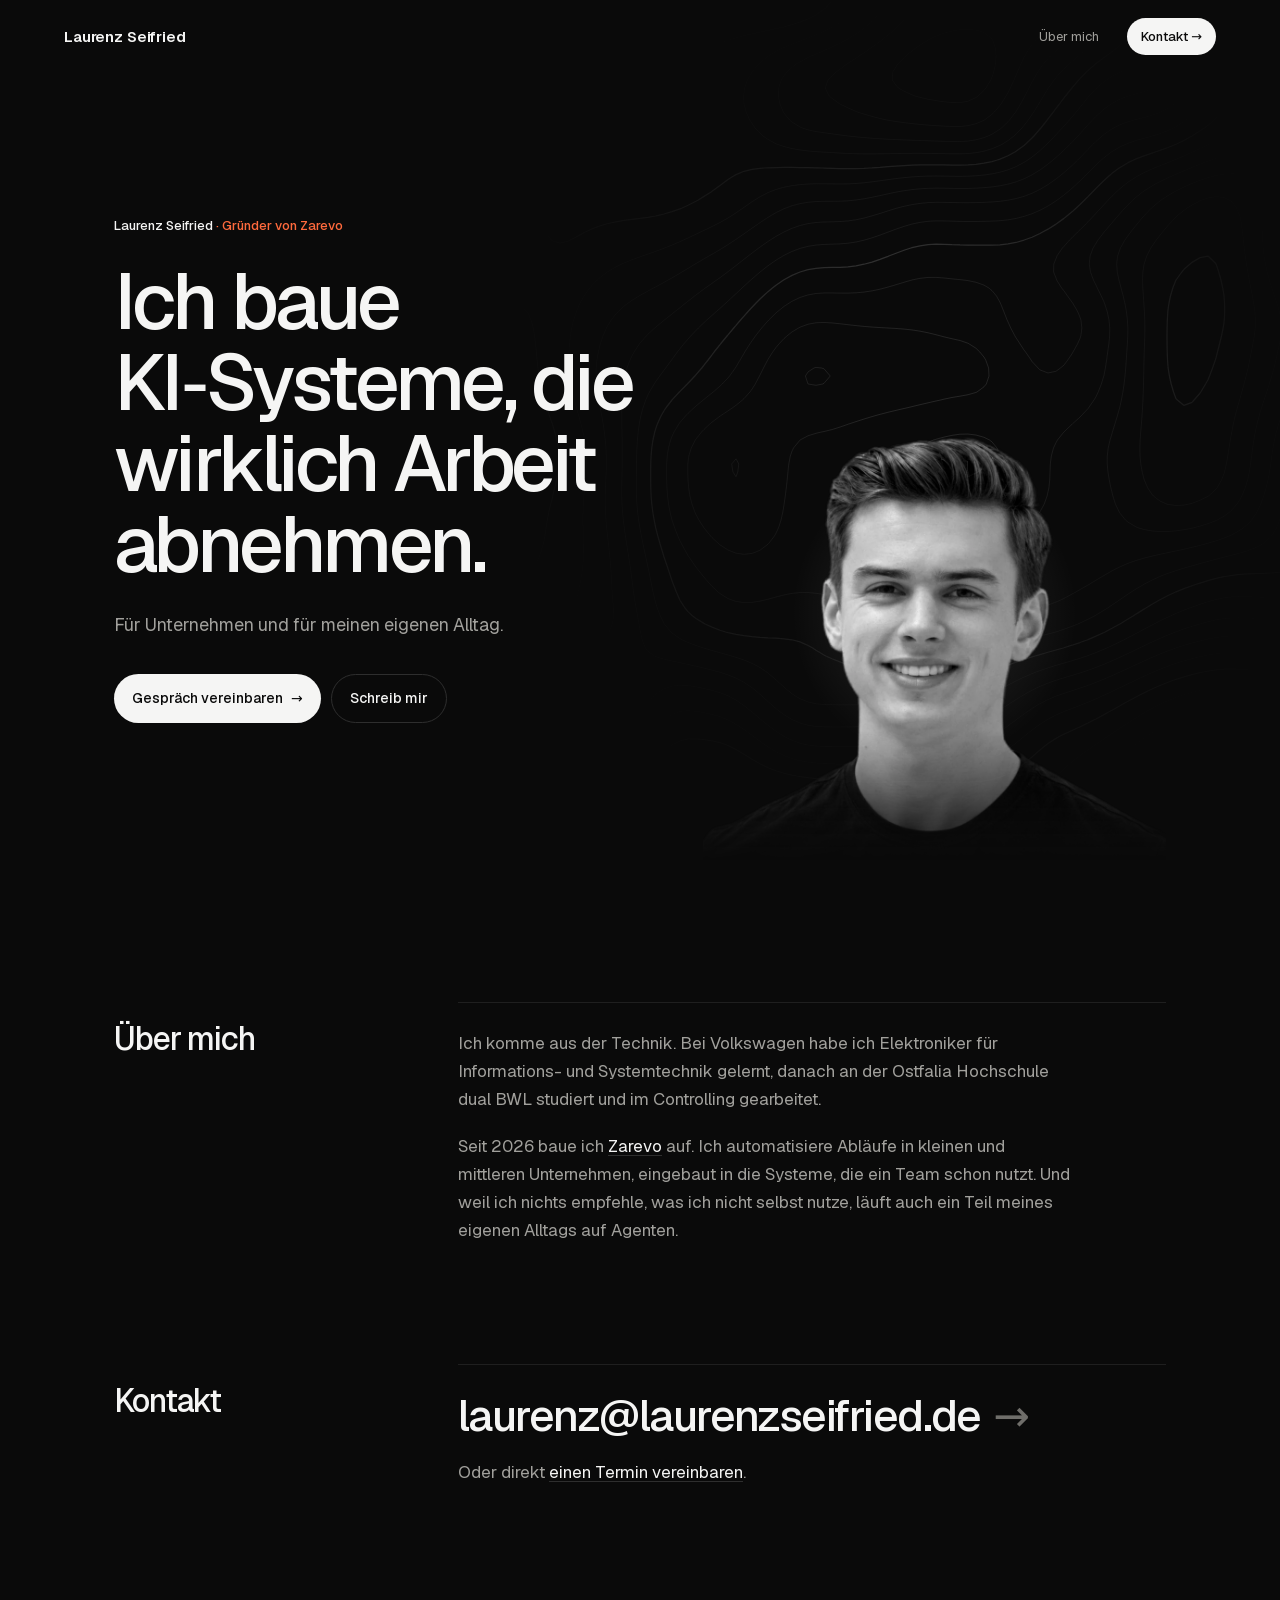
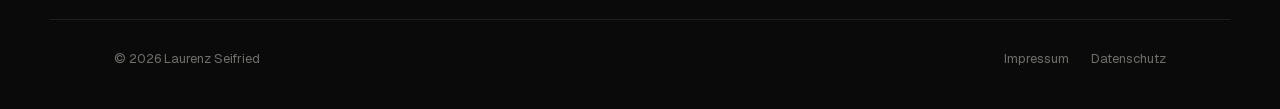
<file: index.html>
<!doctype html>
<html lang="de">
<head>
<meta charset="utf-8">
<meta name="viewport" content="width=device-width, initial-scale=1, viewport-fit=cover">
<title>Laurenz Seifried</title>
<meta name="description" content="Ich baue mit KI Systeme, die wirklich Arbeit abnehmen, für Unternehmen und mein eigenes Leben. Gründer von Zarevo.">
<meta name="theme-color" content="#0a0a0a">
<link rel="canonical" href="https://laurenzseifried.de/">
<meta property="og:type" content="profile">
<meta property="og:title" content="Laurenz Seifried">
<meta property="og:description" content="Ich baue mit KI Systeme, die wirklich Arbeit abnehmen, für Unternehmen und mein eigenes Leben. Gründer von Zarevo.">
<meta property="og:url" content="https://laurenzseifried.de/">
<meta property="og:image" content="https://laurenzseifried.de/laurenz-seifried.jpg">
<link rel="icon" href="/favicon.ico" sizes="48x48">
<link rel="icon" href="/favicon-96.png" sizes="96x96" type="image/png">
<link rel="icon" href="/favicon-192.png" sizes="192x192" type="image/png">
<link rel="apple-touch-icon" href="/apple-touch-icon.png">
<link rel="preload" href="/schriften/geist-latin.woff2" as="font" type="font/woff2" crossorigin>
<link rel="preload" href="/portrait.webp" as="image">
<link rel="stylesheet" href="/schriften/schriften.css">
<link rel="stylesheet" href="/style.css">
<script>document.documentElement.classList.add('js')</script>
<script type="application/ld+json">
{
  "@context": "https://schema.org",
  "@type": "Person",
  "@id": "https://laurenzseifried.de/#person",
  "name": "Laurenz Seifried",
  "url": "https://laurenzseifried.de/",
  "image": "https://laurenzseifried.de/laurenz-seifried.jpg",
  "description": "Ich baue mit KI Systeme, die wirklich Arbeit abnehmen, für Unternehmen und mein eigenes Leben. Gründer von Zarevo.",
  "jobTitle": "Gründer",
  "worksFor": {"@type": "Organization", "@id": "https://zarevo.de/#organisation", "name": "Zarevo", "url": "https://zarevo.de/"},
  "alumniOf": {"@type": "CollegeOrUniversity", "name": "Ostfalia Hochschule für angewandte Wissenschaften"},
  "knowsAbout": ["Künstliche Intelligenz", "Automatisierung", "Prozessautomatisierung"],
  "sameAs": [
    "https://www.linkedin.com/in/laurenzseifried",
    "https://github.com/laurenzseifried",
    "https://www.youtube.com/@laurenzseifried",
    "https://www.tiktok.com/@laurenzseifried",
    "https://medium.com/@laurenzseifried",
    "https://substack.com/@laurenzseifried",
    "https://www.crunchbase.com/person/laurenz-seifried",
    "https://www.xing.com/profile/Laurenz_Seifried"
  ]
}
</script>
</head>
<body>

<header class="leiste">
  <a class="marke" href="/">Laurenz Seifried</a>
  <nav>
    <a href="#ueber">Über mich</a>
    <a class="nav-knopf" href="mailto:laurenz@laurenzseifried.de">Kontakt <span aria-hidden="true">→</span></a>
  </nav>
</header>

<main>

  <section class="held">
    <canvas class="hoehen" aria-hidden="true"></canvas>
    <div class="held-text">
      <h1 class="etikett" data-reveal>Laurenz Seifried <span>· Gründer von Zarevo</span></h1>
      <p class="claim" data-reveal>Ich baue KI‑Systeme, die wirklich Arbeit abnehmen.</p>
      <p class="unterzeile" data-reveal>Für Unternehmen und für meinen eigenen Alltag.</p>
      <div class="knoepfe" data-reveal>
        <a class="knopf" href="https://cal.com/zarevo/30min" target="_blank" rel="noopener">Gespräch vereinbaren <span aria-hidden="true">→</span></a>
        <a class="knopf leise" href="mailto:laurenz@laurenzseifried.de">Schreib mir</a>
      </div>
    </div>
    <figure class="portrait" data-reveal>
      <img src="/portrait.webp" width="1000" height="1000" alt="Laurenz Seifried">
    </figure>
  </section>

  <section class="abschnitt zwei" id="ueber">
    <h2 data-reveal>Über mich</h2>
    <div>
      <p data-reveal>Ich komme aus der Technik. Bei Volkswagen habe ich Elektroniker für Informations- und Systemtechnik gelernt, danach an der Ostfalia Hochschule dual BWL studiert und im Controlling gearbeitet.</p>
      <p data-reveal>Seit 2026 baue ich <a href="https://zarevo.de/" target="_blank" rel="noopener">Zarevo</a> auf. Ich automatisiere Abläufe in kleinen und mittleren Unternehmen, eingebaut in die Systeme, die ein Team schon nutzt. Und weil ich nichts empfehle, was ich nicht selbst nutze, läuft auch ein Teil meines eigenen Alltags auf Agenten.</p>
    </div>
  </section>

  <section class="abschnitt zwei" id="kontakt">
    <h2 data-reveal>Kontakt</h2>
    <div>
      <a class="mail" href="mailto:laurenz@laurenzseifried.de" data-reveal>laurenz@laurenzseifried.de <span aria-hidden="true">→</span></a>
      <p class="leise" data-reveal>Oder direkt <a href="https://cal.com/zarevo/30min" target="_blank" rel="noopener">einen Termin vereinbaren</a>.</p>
    </div>
  </section>

</main>

<footer class="fuss">
  <span>© 2026 Laurenz Seifried</span>
  <span class="recht-links"><a href="/impressum.html">Impressum</a><a href="/datenschutz.html">Datenschutz</a></span>
</footer>

<script src="/bewegung.js" defer></script>
</body>
</html>
</file>
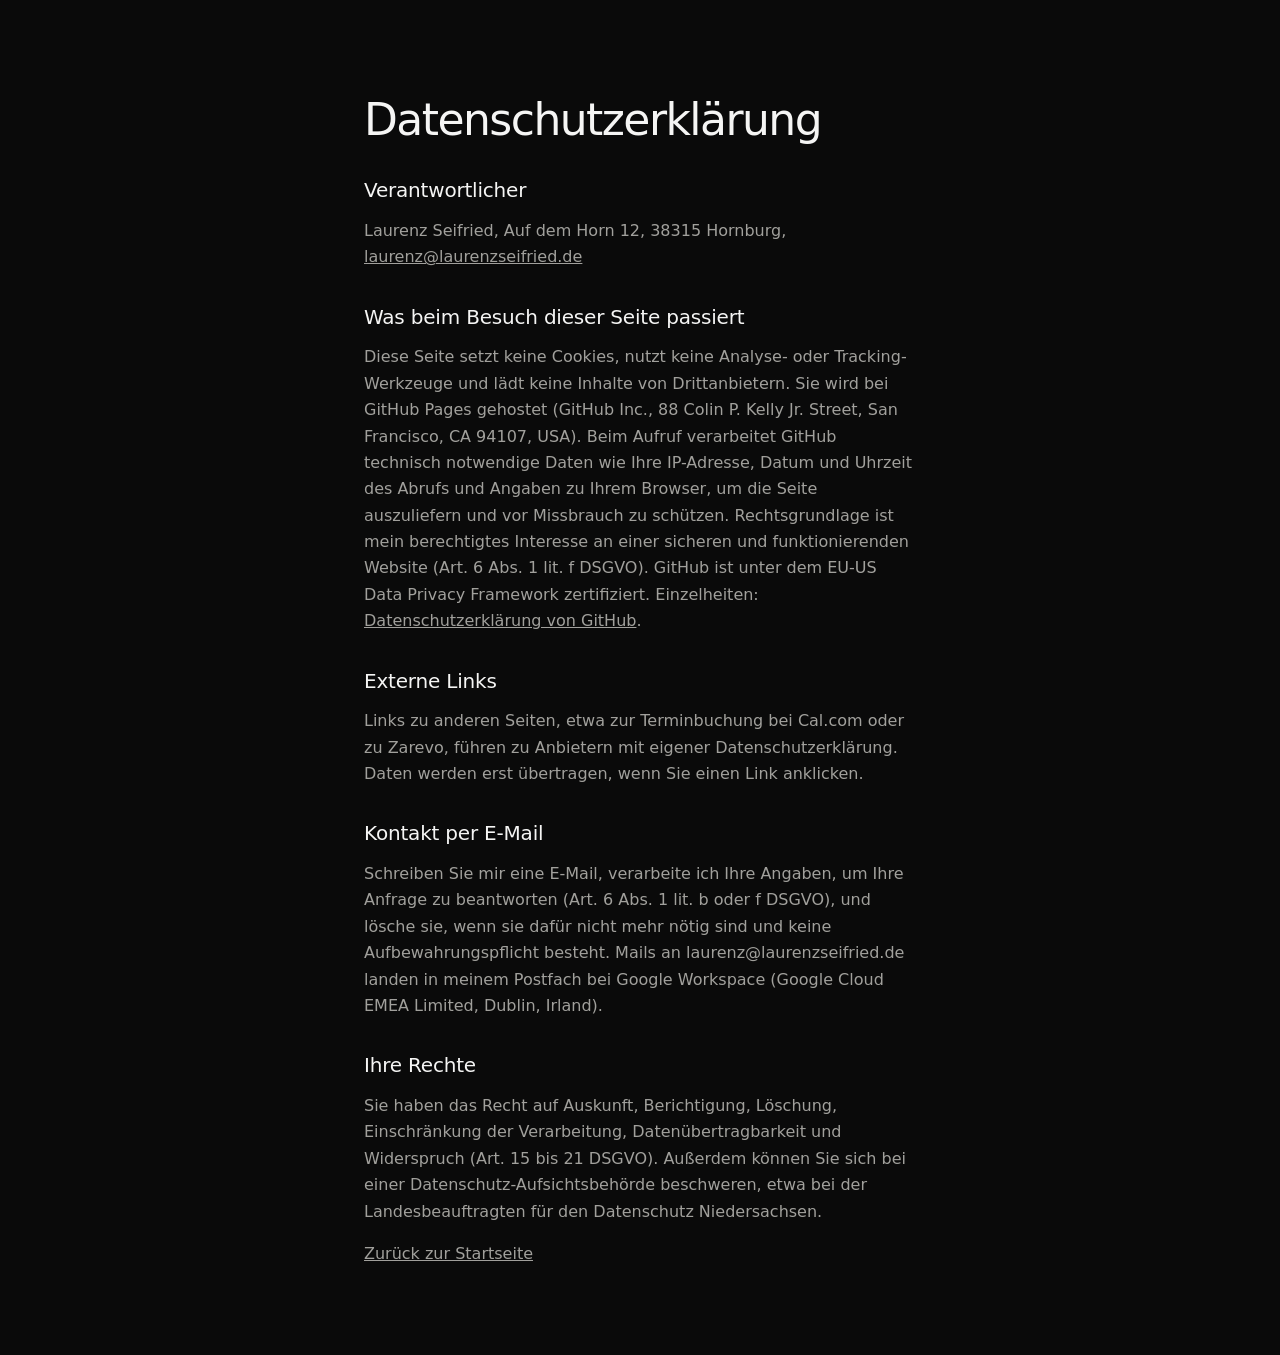
<file: datenschutz.html>
<!doctype html>
<html lang="de">
<head>
<meta charset="utf-8">
<meta name="viewport" content="width=device-width, initial-scale=1">
<title>Datenschutz · Laurenz Seifried</title>
<meta name="robots" content="noindex">
<link rel="icon" href="/favicon.ico" sizes="48x48">
<link rel="icon" href="/favicon-96.png" sizes="96x96" type="image/png">
<link rel="stylesheet" href="/style.css">
</head>
<body>
<main class="recht">
  <h1>Datenschutzerklärung</h1>
  <h2>Verantwortlicher</h2>
  <p>Laurenz Seifried, Auf dem Horn 12, 38315 Hornburg, <a href="mailto:laurenz@laurenzseifried.de">laurenz@laurenzseifried.de</a></p>
  <h2>Was beim Besuch dieser Seite passiert</h2>
  <p>Diese Seite setzt keine Cookies, nutzt keine Analyse- oder Tracking-Werkzeuge und lädt keine Inhalte von Drittanbietern. Sie wird bei GitHub Pages gehostet (GitHub Inc., 88 Colin P. Kelly Jr. Street, San Francisco, CA 94107, USA). Beim Aufruf verarbeitet GitHub technisch notwendige Daten wie Ihre IP-Adresse, Datum und Uhrzeit des Abrufs und Angaben zu Ihrem Browser, um die Seite auszuliefern und vor Missbrauch zu schützen. Rechtsgrundlage ist mein berechtigtes Interesse an einer sicheren und funktionierenden Website (Art. 6 Abs. 1 lit. f DSGVO). GitHub ist unter dem EU-US Data Privacy Framework zertifiziert. Einzelheiten: <a href="https://docs.github.com/de/site-policy/privacy-policies/github-general-privacy-statement">Datenschutzerklärung von GitHub</a>.</p>
  <h2>Externe Links</h2>
  <p>Links zu anderen Seiten, etwa zur Terminbuchung bei Cal.com oder zu Zarevo, führen zu Anbietern mit eigener Datenschutzerklärung. Daten werden erst übertragen, wenn Sie einen Link anklicken.</p>
  <h2>Kontakt per E-Mail</h2>
  <p>Schreiben Sie mir eine E-Mail, verarbeite ich Ihre Angaben, um Ihre Anfrage zu beantworten (Art. 6 Abs. 1 lit. b oder f DSGVO), und lösche sie, wenn sie dafür nicht mehr nötig sind und keine Aufbewahrungspflicht besteht. Mails an laurenz@laurenzseifried.de landen in meinem Postfach bei Google Workspace (Google Cloud EMEA Limited, Dublin, Irland).</p>
  <h2>Ihre Rechte</h2>
  <p>Sie haben das Recht auf Auskunft, Berichtigung, Löschung, Einschränkung der Verarbeitung, Datenübertragbarkeit und Widerspruch (Art. 15 bis 21 DSGVO). Außerdem können Sie sich bei einer Datenschutz-Aufsichtsbehörde beschweren, etwa bei der Landesbeauftragten für den Datenschutz Niedersachsen.</p>
  <p><a href="/">Zurück zur Startseite</a></p>
</main>
</body>
</html>
</file>
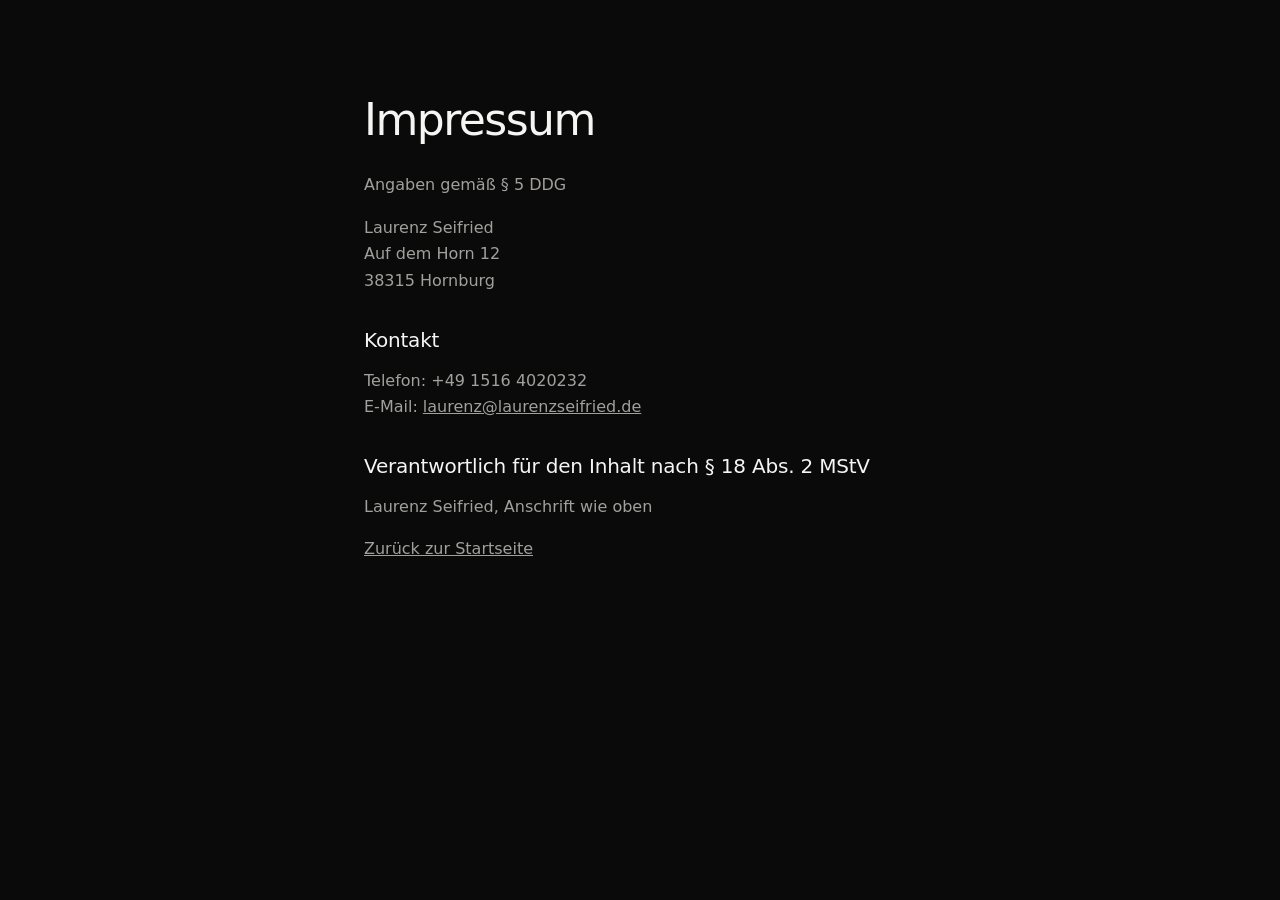
<file: impressum.html>
<!doctype html>
<html lang="de">
<head>
<meta charset="utf-8">
<meta name="viewport" content="width=device-width, initial-scale=1">
<title>Impressum · Laurenz Seifried</title>
<meta name="robots" content="noindex">
<link rel="icon" href="/favicon.ico" sizes="48x48">
<link rel="icon" href="/favicon-96.png" sizes="96x96" type="image/png">
<link rel="stylesheet" href="/style.css">
</head>
<body>
<main class="recht">
  <h1>Impressum</h1>
  <p>Angaben gemäß § 5 DDG</p>
  <p>Laurenz Seifried<br>Auf dem Horn 12<br>38315 Hornburg</p>
  <h2>Kontakt</h2>
  <p>Telefon: +49 1516 4020232<br>E-Mail: <a href="mailto:laurenz@laurenzseifried.de">laurenz@laurenzseifried.de</a></p>
  <h2>Verantwortlich für den Inhalt nach § 18 Abs. 2 MStV</h2>
  <p>Laurenz Seifried, Anschrift wie oben</p>
  <p><a href="/">Zurück zur Startseite</a></p>
</main>
</body>
</html>
</file>
<file: schriften/schriften.css>
/* Selbst gehostet (OFL), keine Anfragen an Google oder CDNs. */
@font-face{font-family:'Geist';font-style:normal;font-weight:300 700;font-display:swap;src:url(geist-latin-ext.woff2) format('woff2');unicode-range:U+0100-02BA, U+02BD-02C5, U+02C7-02CC, U+02CE-02D7, U+02DD-02FF, U+0304, U+0308, U+0329, U+1D00-1DBF, U+1E00-1E9F, U+1EF2-1EFF, U+2020, U+20A0-20AB, U+20AD-20C0, U+2113, U+2C60-2C7F, U+A720-A7FF}
@font-face{font-family:'Geist';font-style:normal;font-weight:300 700;font-display:swap;src:url(geist-latin.woff2) format('woff2');unicode-range:U+0000-00FF, U+0131, U+0152-0153, U+02BB-02BC, U+02C6, U+02DA, U+02DC, U+0304, U+0308, U+0329, U+2000-206F, U+20AC, U+2122, U+2191, U+2193, U+2212, U+2215, U+FEFF, U+FFFD}
@font-face{font-family:'Geist Mono';font-style:normal;font-weight:300 700;font-display:swap;src:url(geist-mono-latin-ext.woff2) format('woff2');unicode-range:U+0100-02BA, U+02BD-02C5, U+02C7-02CC, U+02CE-02D7, U+02DD-02FF, U+0304, U+0308, U+0329, U+1D00-1DBF, U+1E00-1E9F, U+1EF2-1EFF, U+2020, U+20A0-20AB, U+20AD-20C0, U+2113, U+2C60-2C7F, U+A720-A7FF}
@font-face{font-family:'Geist Mono';font-style:normal;font-weight:300 700;font-display:swap;src:url(geist-mono-latin.woff2) format('woff2');unicode-range:U+0000-00FF, U+0131, U+0152-0153, U+02BB-02BC, U+02C6, U+02DA, U+02DC, U+0304, U+0308, U+0329, U+2000-206F, U+20AC, U+2122, U+2191, U+2193, U+2212, U+2215, U+FEFF, U+FFFD}
</file>
<file: style.css>
/* laurenzseifried.de: fast schwarz, Schwarz-Weiß-Foto, viel Luft, eine Schrift (Geist).
   Farbe nur als kleiner warmer Akzent; Höhenlinien in Grau als leises persönliches Zeichen. */
:root{
  --grund:#0a0a0a; --flaeche:#111111; --linie:#1f1f1f; --linie-stark:#2e2e2e;
  --text:#f5f5f4; --leise:#a1a09c; --still:#6f6e6a; --akzent:#ff6a3d;
  --sans:"Geist",ui-sans-serif,system-ui,-apple-system,"Segoe UI",sans-serif;
  --mono:"Geist Mono",ui-monospace,SFMono-Regular,Menlo,monospace;
  --rand:clamp(20px,5vw,64px);
  --breit:1180px;
  --sanft:cubic-bezier(.2,.7,.2,1);
}
*{box-sizing:border-box}
html{scroll-behavior:smooth;scroll-padding-top:84px;overflow-x:clip}
body{margin:0;background:var(--grund);color:var(--text);font:400 16px/1.65 var(--sans);-webkit-font-smoothing:antialiased;-moz-osx-font-smoothing:grayscale}
a{color:inherit}
img{display:block;max-width:100%}
::selection{background:rgba(255,106,61,.3)}
h2{font:500 clamp(32px,4vw,48px)/1.08 var(--sans);letter-spacing:-.035em;margin:0 0 20px}
h3{font:500 18px/1.3 var(--sans);letter-spacing:-.01em;margin:0 0 8px}
.klein{font:500 12px/1.4 var(--sans);color:var(--still);margin:0 0 18px}

/* Leiste */
.leiste{position:fixed;inset:0 0 auto;z-index:10;display:flex;justify-content:space-between;align-items:center;padding:18px var(--rand);border-bottom:1px solid transparent;transition:background .4s,border-color .4s,padding .4s}
.leiste.fest{background:rgba(10,10,10,.78);backdrop-filter:blur(14px);-webkit-backdrop-filter:blur(14px);border-color:var(--linie);padding-block:12px}
.marke{font:600 15px/1 var(--sans);letter-spacing:-.01em;text-decoration:none}
.leiste nav{display:flex;align-items:center;gap:28px;font-size:13px}
.leiste nav a{text-decoration:none;color:var(--leise);transition:color .2s}
.leiste nav a:hover{color:var(--text)}
.leiste .nav-knopf{color:var(--grund);background:var(--text);padding:8px 14px;border-radius:999px;font-weight:500}
.leiste .nav-knopf:hover{color:var(--grund);background:#fff}

/* Held */
.held{position:relative;max-width:var(--breit);margin:0 auto;min-height:min(100svh,940px);padding:120px var(--rand) 40px;display:grid;grid-template-columns:1.1fr .9fr;align-items:end;gap:24px;isolation:isolate}
.hoehen{position:absolute;inset:0 calc(50% - 50vw);width:100vw;height:100%;z-index:-2;opacity:.9;-webkit-mask:radial-gradient(48% 70% at 72% 46%,#000 10%,transparent 70%);mask:radial-gradient(48% 70% at 72% 46%,#000 10%,transparent 70%)}
.held-text{align-self:center;padding-bottom:40px}
.etikett{font:500 13px/1.4 var(--sans);letter-spacing:0;color:var(--text);margin:0 0 26px}
.etikett span{color:var(--akzent)}
.claim{font:500 clamp(44px,6.2vw,80px)/1.02 var(--sans);letter-spacing:-.045em;margin:0 0 26px;max-width:12ch}
.unterzeile{font-size:clamp(16px,1.4vw,18px);line-height:1.6;color:var(--leise);max-width:44ch;margin:0 0 34px}
.knoepfe{display:flex;flex-wrap:wrap;gap:10px}
.knopf{display:inline-flex;align-items:center;gap:8px;padding:12px 18px;border-radius:999px;background:var(--text);color:var(--grund);font-size:14px;font-weight:500;text-decoration:none;transition:background .2s,transform .25s var(--sanft)}
.knopf:hover{background:#fff;transform:translateY(-1px)}
.knopf span{transition:transform .25s var(--sanft)}
.knopf:hover span{transform:translateX(3px)}
.knopf.leise{background:transparent;color:var(--text);border:1px solid var(--linie-stark)}
.knopf.leise:hover{border-color:var(--leise)}
.portrait{position:relative;margin:0;align-self:end;justify-self:end;width:100%;max-width:560px}
.portrait::before{content:"";position:absolute;inset:8% 6% 0;z-index:-1;background:radial-gradient(50% 50% at 50% 42%,rgba(255,255,255,.13),rgba(255,255,255,0) 70%)}
.portrait img{width:100%;height:auto;-webkit-mask:linear-gradient(180deg,#000 72%,transparent 100%);mask:linear-gradient(180deg,#000 72%,transparent 100%)}

/* Abschnitte: Titel links, Inhalt rechts */
.abschnitt{max-width:var(--breit);margin:0 auto;padding:clamp(64px,8vw,104px) var(--rand) 0}
.zwei{display:grid;grid-template-columns:280px 1fr;gap:clamp(24px,5vw,72px)}
.zwei>div,.zwei>ul{border-top:1px solid var(--linie);padding-top:26px}
.zwei h2{font-size:clamp(26px,2.6vw,32px);padding-top:20px}
.zwei p{color:var(--leise);font-size:17px;max-width:56ch;margin:0 0 18px}
.zwei p a{color:var(--text);text-decoration-color:var(--linie-stark);text-underline-offset:3px}
.zwei p a:hover{text-decoration-color:var(--text)}
.mail{display:inline-flex;flex-wrap:wrap;gap:4px 12px;align-items:baseline;overflow-wrap:anywhere;font:500 clamp(24px,3.6vw,44px)/1.15 var(--sans);letter-spacing:-.035em;text-decoration:none;margin:0 0 16px}
.mail span{color:var(--still);transition:transform .25s var(--sanft),color .2s}
.mail:hover span{transform:translateX(4px);color:var(--akzent)}

/* Fuß */
.fuss{max-width:var(--breit);margin:clamp(72px,9vw,120px) auto 0;padding:28px var(--rand) 40px;border-top:1px solid var(--linie);display:flex;justify-content:space-between;gap:16px;font-size:13px;color:var(--still)}
.recht-links{display:flex;gap:22px}
.recht-links a{text-decoration:none;transition:color .2s}
.recht-links a:hover{color:var(--text)}

/* Einblenden beim Scrollen, nur mit JS */
.js [data-reveal]{opacity:0;transform:translateY(14px);transition:opacity .9s var(--sanft),transform .9s var(--sanft);transition-delay:var(--v,0s)}
.js .portrait[data-reveal]{transform:translateY(24px) scale(.985)}
.js [data-reveal].da{opacity:1;transform:none}

/* Rechtsseiten */
.recht{max-width:680px;margin:0 auto;padding:96px var(--rand) 72px}
.recht h1{font:500 44px/1.1 var(--sans);letter-spacing:-.035em;margin:0 0 28px}
.recht h2{font-size:20px;letter-spacing:-.01em;margin:36px 0 8px}
.recht p{color:var(--leise)}

@media (max-width:900px){
  .held{grid-template-columns:1fr;padding-top:100px;min-height:auto}
  .portrait{grid-row:1;justify-self:center;max-width:380px}
  .held-text{padding-bottom:20px}
  .hoehen{-webkit-mask:radial-gradient(80% 45% at 50% 22%,#000 10%,transparent 70%);mask:radial-gradient(80% 45% at 50% 22%,#000 10%,transparent 70%)}
  .zwei{grid-template-columns:1fr;gap:0}
  .zwei h2{padding-top:0}
  .zwei>div,.zwei>ul{border-top:0;padding-top:0}
  .leiste nav a:not(.nav-knopf){display:none}
}
@media (prefers-reduced-motion:reduce){
  *,*::before,*::after{animation:none!important;transition:none!important}
  html{scroll-behavior:auto}
  .js [data-reveal],.js .portrait[data-reveal]{opacity:1;transform:none}
}
</file>
